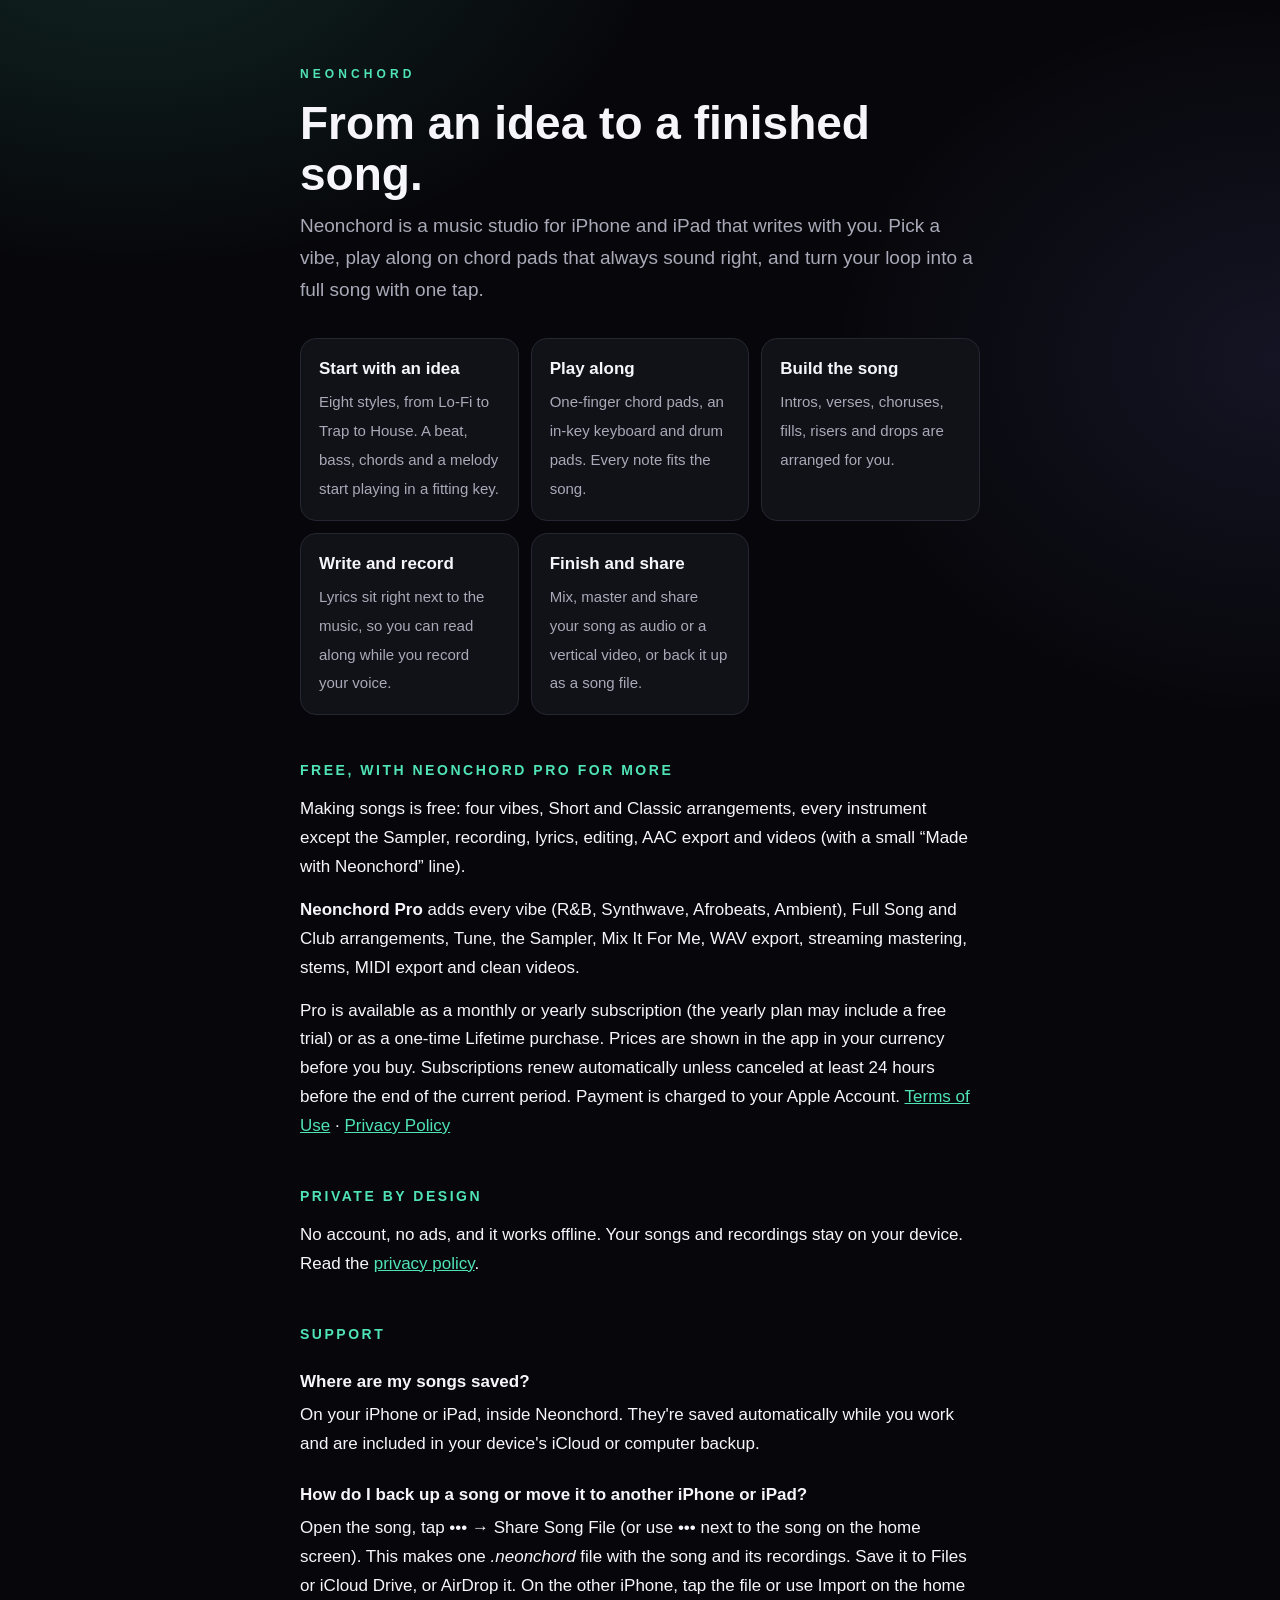
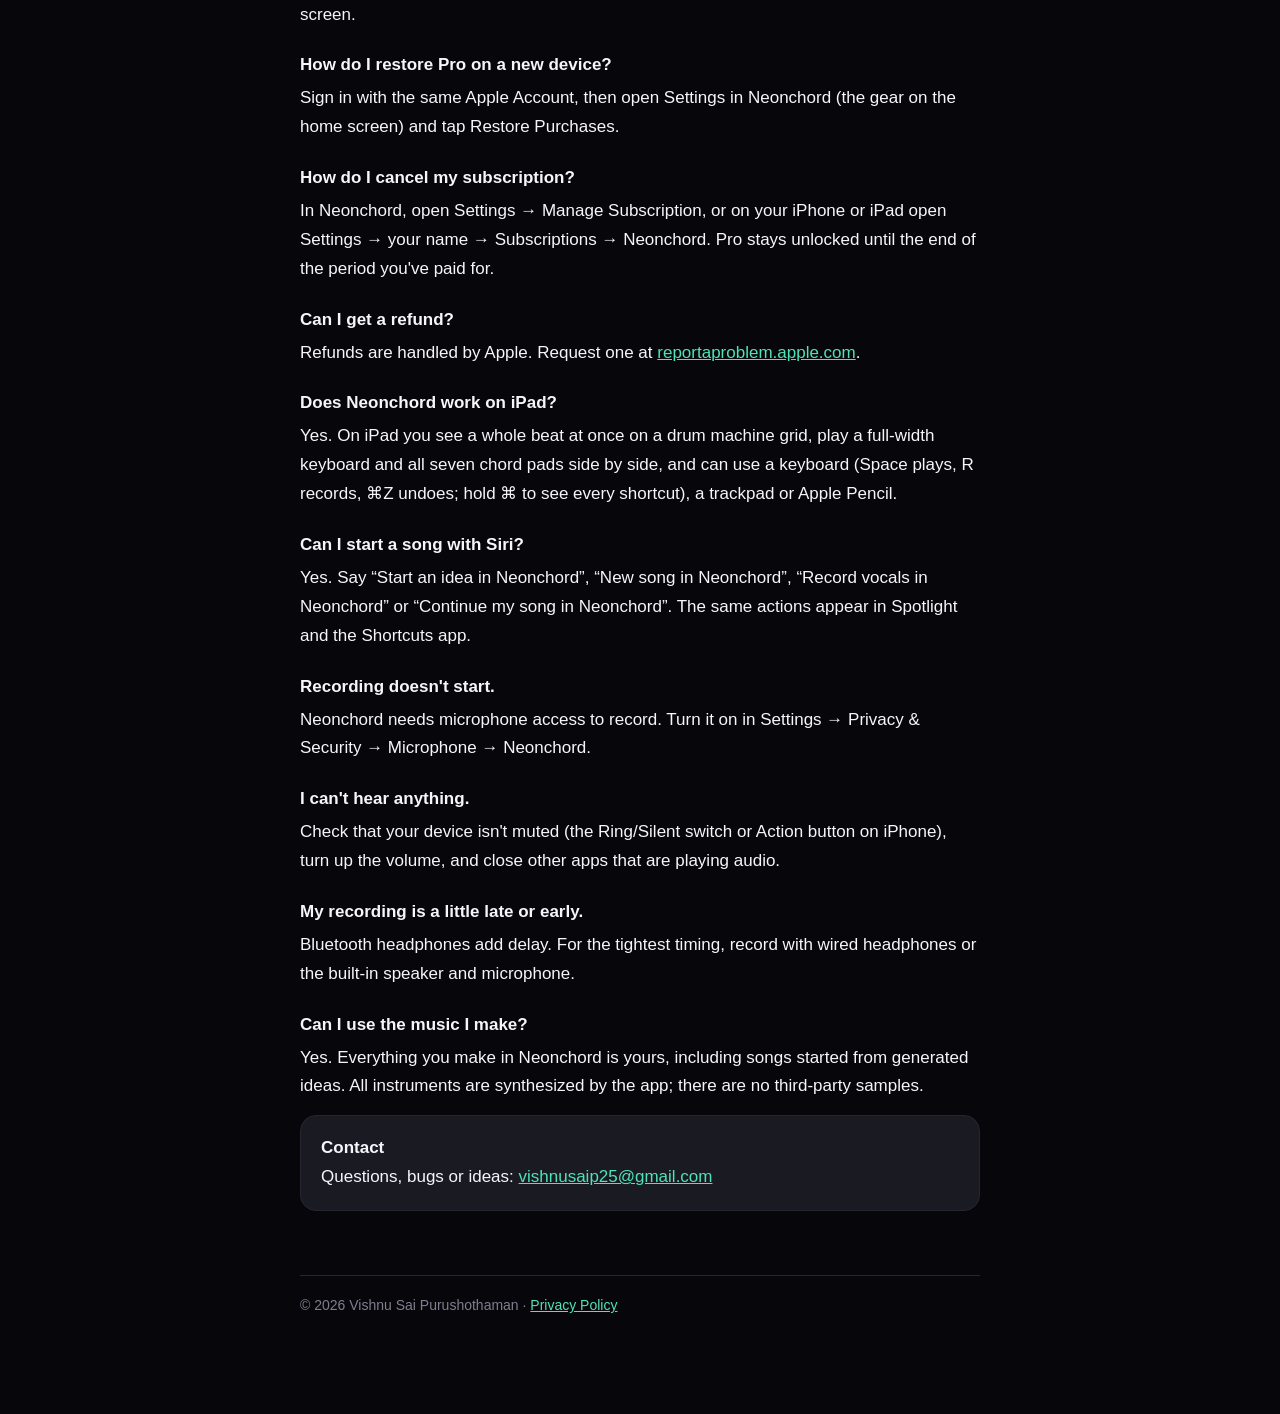
<file: index.html>
<!doctype html>
<html lang="en">
<head>
<meta charset="utf-8">
<meta name="viewport" content="width=device-width, initial-scale=1">
<title>Neonchord: Beat &amp; Song Maker</title>
<meta name="description" content="Neonchord turns an idea into a finished song on your iPhone or iPad: pick a vibe, play chord pads, build a full arrangement, write lyrics, record and share.">
<link rel="stylesheet" href="style.css">
</head>
<body>
<div class="wrap">
  <p class="kicker">Neonchord</p>
  <h1>From an idea to a finished song.</h1>
  <p class="lede">Neonchord is a music studio for iPhone and iPad that writes with you. Pick a vibe, play along on chord pads that always sound right, and turn your loop into a full song with one tap.</p>

  <div class="cards">
    <div class="card"><b>Start with an idea</b><span>Eight styles, from Lo-Fi to Trap to House. A beat, bass, chords and a melody start playing in a fitting key.</span></div>
    <div class="card"><b>Play along</b><span>One-finger chord pads, an in-key keyboard and drum pads. Every note fits the song.</span></div>
    <div class="card"><b>Build the song</b><span>Intros, verses, choruses, fills, risers and drops are arranged for you.</span></div>
    <div class="card"><b>Write and record</b><span>Lyrics sit right next to the music, so you can read along while you record your voice.</span></div>
    <div class="card"><b>Finish and share</b><span>Mix, master and share your song as audio or a vertical video, or back it up as a song file.</span></div>
  </div>

  <h2 id="pro">Free, with Neonchord Pro for more</h2>
  <p>Making songs is free: four vibes, Short and Classic arrangements, every instrument except the Sampler, recording, lyrics, editing, AAC export and videos (with a small “Made with Neonchord” line).</p>
  <p><b>Neonchord Pro</b> adds every vibe (R&amp;B, Synthwave, Afrobeats, Ambient), Full Song and Club arrangements, Tune, the Sampler, Mix It For Me, WAV export, streaming mastering, stems, MIDI export and clean videos.</p>
  <p>Pro is available as a monthly or yearly subscription (the yearly plan may include a free trial) or as a one-time Lifetime purchase. Prices are shown in the app in your currency before you buy. Subscriptions renew automatically unless canceled at least 24 hours before the end of the current period. Payment is charged to your Apple Account. <a href="https://www.apple.com/legal/internet-services/itunes/dev/stdeula/">Terms of Use</a> · <a href="privacy.html">Privacy Policy</a></p>

  <h2>Private by design</h2>
  <p>No account, no ads, and it works offline. Your songs and recordings stay on your device. Read the <a href="privacy.html">privacy policy</a>.</p>

  <h2 id="support">Support</h2>
  <h3>Where are my songs saved?</h3>
  <p>On your iPhone or iPad, inside Neonchord. They're saved automatically while you work and are included in your device's iCloud or computer backup.</p>
  <h3>How do I back up a song or move it to another iPhone or iPad?</h3>
  <p>Open the song, tap ••• → Share Song File (or use ••• next to the song on the home screen). This makes one <i>.neonchord</i> file with the song and its recordings. Save it to Files or iCloud Drive, or AirDrop it. On the other iPhone, tap the file or use Import on the home screen.</p>
  <h3>How do I restore Pro on a new device?</h3>
  <p>Sign in with the same Apple Account, then open Settings in Neonchord (the gear on the home screen) and tap Restore Purchases.</p>
  <h3>How do I cancel my subscription?</h3>
  <p>In Neonchord, open Settings → Manage Subscription, or on your iPhone or iPad open Settings → your name → Subscriptions → Neonchord. Pro stays unlocked until the end of the period you've paid for.</p>
  <h3>Can I get a refund?</h3>
  <p>Refunds are handled by Apple. Request one at <a href="https://reportaproblem.apple.com">reportaproblem.apple.com</a>.</p>
  <h3>Does Neonchord work on iPad?</h3>
  <p>Yes. On iPad you see a whole beat at once on a drum machine grid, play a full-width keyboard and all seven chord pads side by side, and can use a keyboard (Space plays, R records, ⌘Z undoes; hold ⌘ to see every shortcut), a trackpad or Apple Pencil.</p>
  <h3>Can I start a song with Siri?</h3>
  <p>Yes. Say “Start an idea in Neonchord”, “New song in Neonchord”, “Record vocals in Neonchord” or “Continue my song in Neonchord”. The same actions appear in Spotlight and the Shortcuts app.</p>
  <h3>Recording doesn't start.</h3>
  <p>Neonchord needs microphone access to record. Turn it on in Settings → Privacy &amp; Security → Microphone → Neonchord.</p>
  <h3>I can't hear anything.</h3>
  <p>Check that your device isn't muted (the Ring/Silent switch or Action button on iPhone), turn up the volume, and close other apps that are playing audio.</p>
  <h3>My recording is a little late or early.</h3>
  <p>Bluetooth headphones add delay. For the tightest timing, record with wired headphones or the built-in speaker and microphone.</p>
  <h3>Can I use the music I make?</h3>
  <p>Yes. Everything you make in Neonchord is yours, including songs started from generated ideas. All instruments are synthesized by the app; there are no third-party samples.</p>

  <div class="contact">
    <b>Contact</b><br>
    Questions, bugs or ideas: <a href="mailto:vishnusaip25@gmail.com?subject=Neonchord%20support">vishnusaip25@gmail.com</a>
  </div>

  <footer>© 2026 Vishnu Sai Purushothaman · <a href="privacy.html">Privacy Policy</a></footer>
</div>
</body>
</html>
</file>
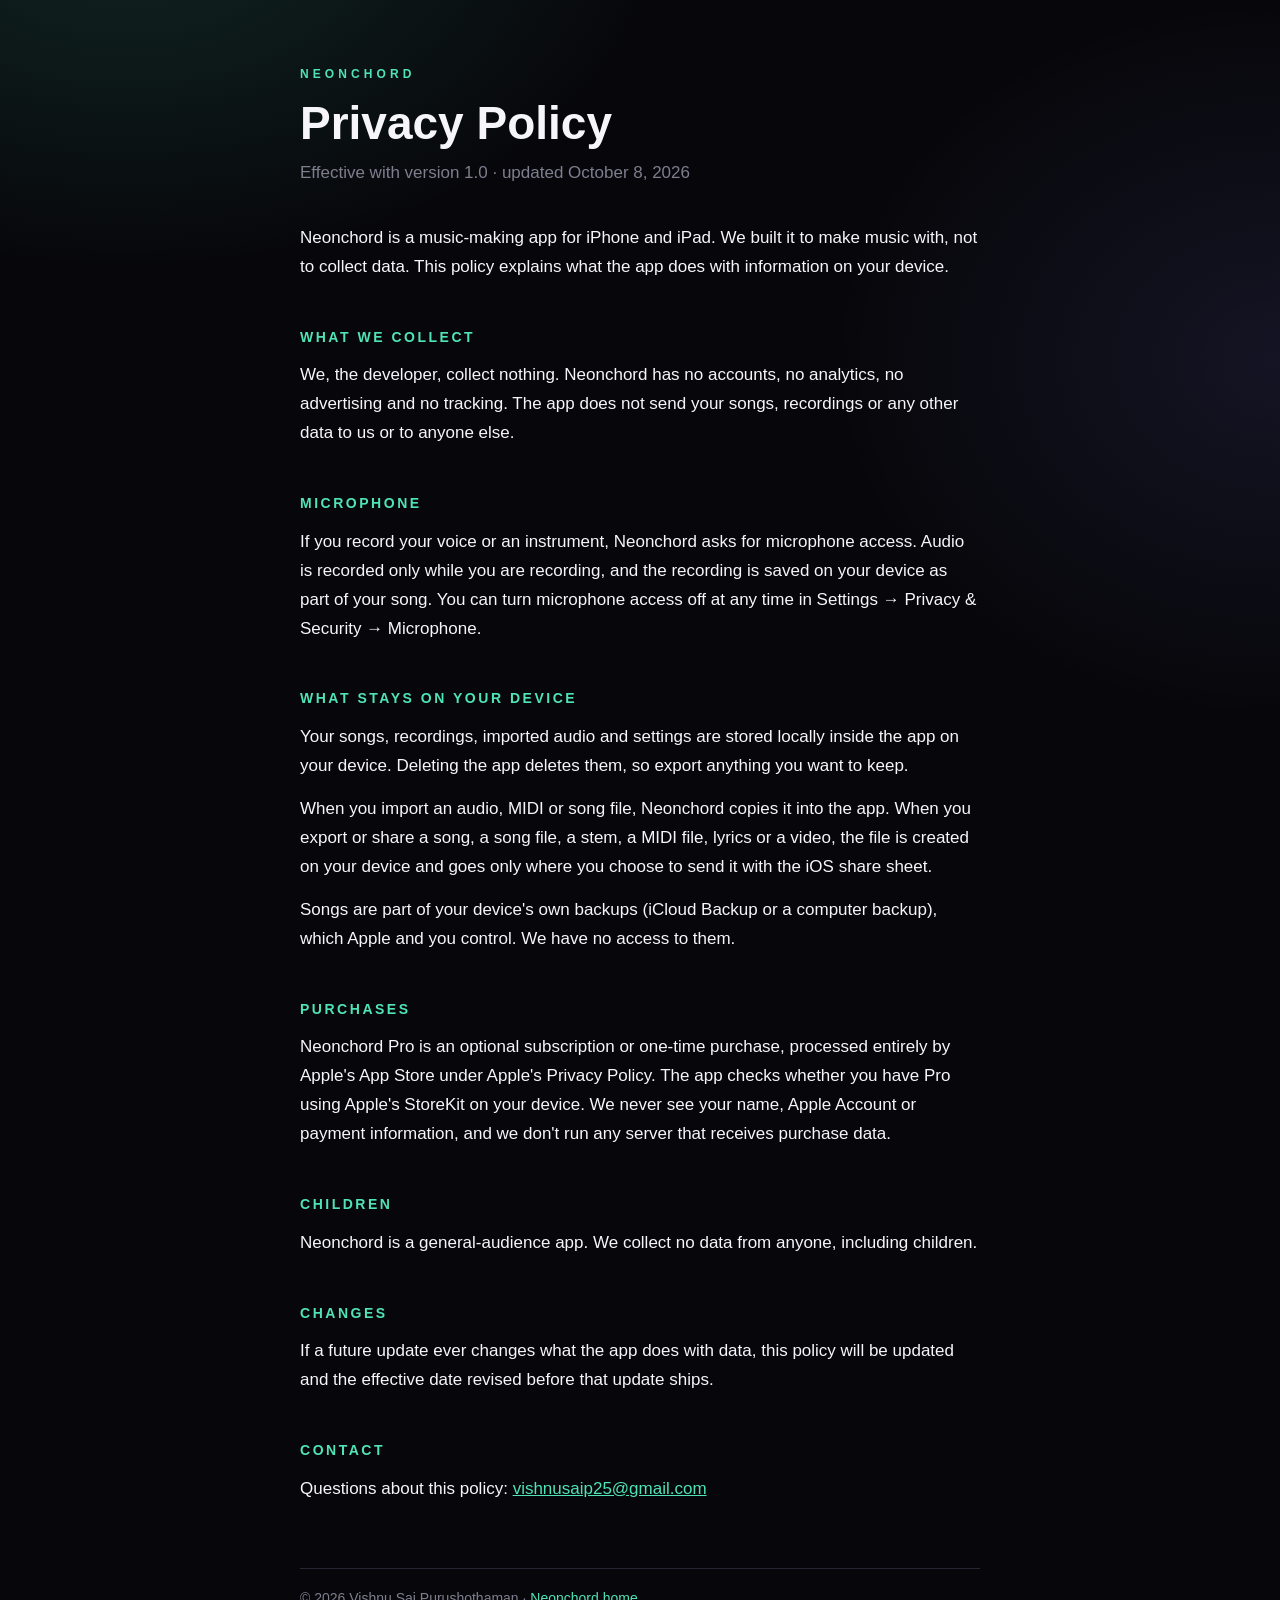
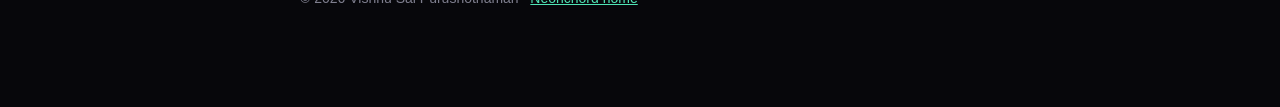
<file: privacy.html>
<!doctype html>
<html lang="en">
<head>
<meta charset="utf-8">
<meta name="viewport" content="width=device-width, initial-scale=1">
<title>Neonchord — Privacy Policy</title>
<link rel="stylesheet" href="style.css">
</head>
<body>
<div class="wrap">
  <p class="kicker">Neonchord</p>
  <h1>Privacy Policy</h1>
  <p class="date">Effective with version 1.0 · updated October 8, 2026</p>
  <p>Neonchord is a music-making app for iPhone and iPad. We built it to make music with, not to collect data. This policy explains what the app does with information on your device.</p>

  <h2>What we collect</h2>
  <p>We, the developer, collect nothing. Neonchord has no accounts, no analytics, no advertising and no tracking. The app does not send your songs, recordings or any other data to us or to anyone else.</p>

  <h2>Microphone</h2>
  <p>If you record your voice or an instrument, Neonchord asks for microphone access. Audio is recorded only while you are recording, and the recording is saved on your device as part of your song. You can turn microphone access off at any time in Settings → Privacy &amp; Security → Microphone.</p>

  <h2>What stays on your device</h2>
  <p>Your songs, recordings, imported audio and settings are stored locally inside the app on your device. Deleting the app deletes them, so export anything you want to keep.</p>
  <p>When you import an audio, MIDI or song file, Neonchord copies it into the app. When you export or share a song, a song file, a stem, a MIDI file, lyrics or a video, the file is created on your device and goes only where you choose to send it with the iOS share sheet.</p>
  <p>Songs are part of your device's own backups (iCloud Backup or a computer backup), which Apple and you control. We have no access to them.</p>

  <h2>Purchases</h2>
  <p>Neonchord Pro is an optional subscription or one-time purchase, processed entirely by Apple's App Store under Apple's Privacy Policy. The app checks whether you have Pro using Apple's StoreKit on your device. We never see your name, Apple Account or payment information, and we don't run any server that receives purchase data.</p>

  <h2>Children</h2>
  <p>Neonchord is a general-audience app. We collect no data from anyone, including children.</p>

  <h2>Changes</h2>
  <p>If a future update ever changes what the app does with data, this policy will be updated and the effective date revised before that update ships.</p>

  <h2>Contact</h2>
  <p>Questions about this policy: <a href="mailto:vishnusaip25@gmail.com">vishnusaip25@gmail.com</a></p>

  <footer>© 2026 Vishnu Sai Purushothaman · <a href="./">Neonchord home</a></footer>
</div>
</body>
</html>
</file>
<file: style.css>
:root {
  --ink: #07070B; --panel: #111118; --raised: #1A1A23; --line: #262632;
  --mint: #4FE3B5; --text: #F5F5FA; --muted: #A9A9B8; --dim: #7E7E8E;
}
* { box-sizing: border-box; }
body {
  background: var(--ink); color: var(--text); margin: 0;
  font: 17px/1.7 -apple-system, BlinkMacSystemFont, "SF Pro Text", "Segoe UI", sans-serif;
  padding: 0 20px;
  background-image:
    radial-gradient(60vw 40vw at 10% -10%, rgba(79, 227, 181, .14), transparent 70%),
    radial-gradient(50vw 40vw at 100% 40%, rgba(139, 133, 255, .10), transparent 70%);
  background-attachment: fixed;
}
.wrap { max-width: 680px; margin: 0 auto; padding: 64px 0 96px; }
.kicker { font-size: 12px; font-weight: 700; letter-spacing: .34em; color: var(--mint); text-transform: uppercase; margin: 0 0 14px; }
h1 { font: 800 clamp(30px, 7vw, 46px)/1.1 ui-rounded, -apple-system, sans-serif; margin: 0 0 10px; }
.lede { color: var(--muted); font-size: 19px; margin: 0 0 32px; }
.date { color: var(--dim); margin: 0 0 36px; }
h2 { font-size: 14px; letter-spacing: .18em; text-transform: uppercase; color: var(--mint); margin: 44px 0 12px; }
h3 { font-size: 17px; margin: 22px 0 4px; }
p { margin: 0 0 14px; }
a { color: var(--mint); }
ul { margin: 0 0 14px; padding-left: 22px; }
li { margin-bottom: 8px; }
.cards { display: grid; grid-template-columns: repeat(auto-fit, minmax(190px, 1fr)); gap: 12px; margin: 8px 0 8px; }
.card { background: var(--panel); border: 1px solid var(--line); border-radius: 16px; padding: 16px 18px; }
.card b { display: block; margin-bottom: 4px; }
.card span { color: var(--muted); font-size: 15px; line-height: 1.5; }
.contact { background: var(--raised); border: 1px solid var(--line); border-radius: 16px; padding: 18px 20px; }
footer { margin-top: 64px; border-top: 1px solid var(--line); padding-top: 18px; color: var(--dim); font-size: 14px; }
</file>
